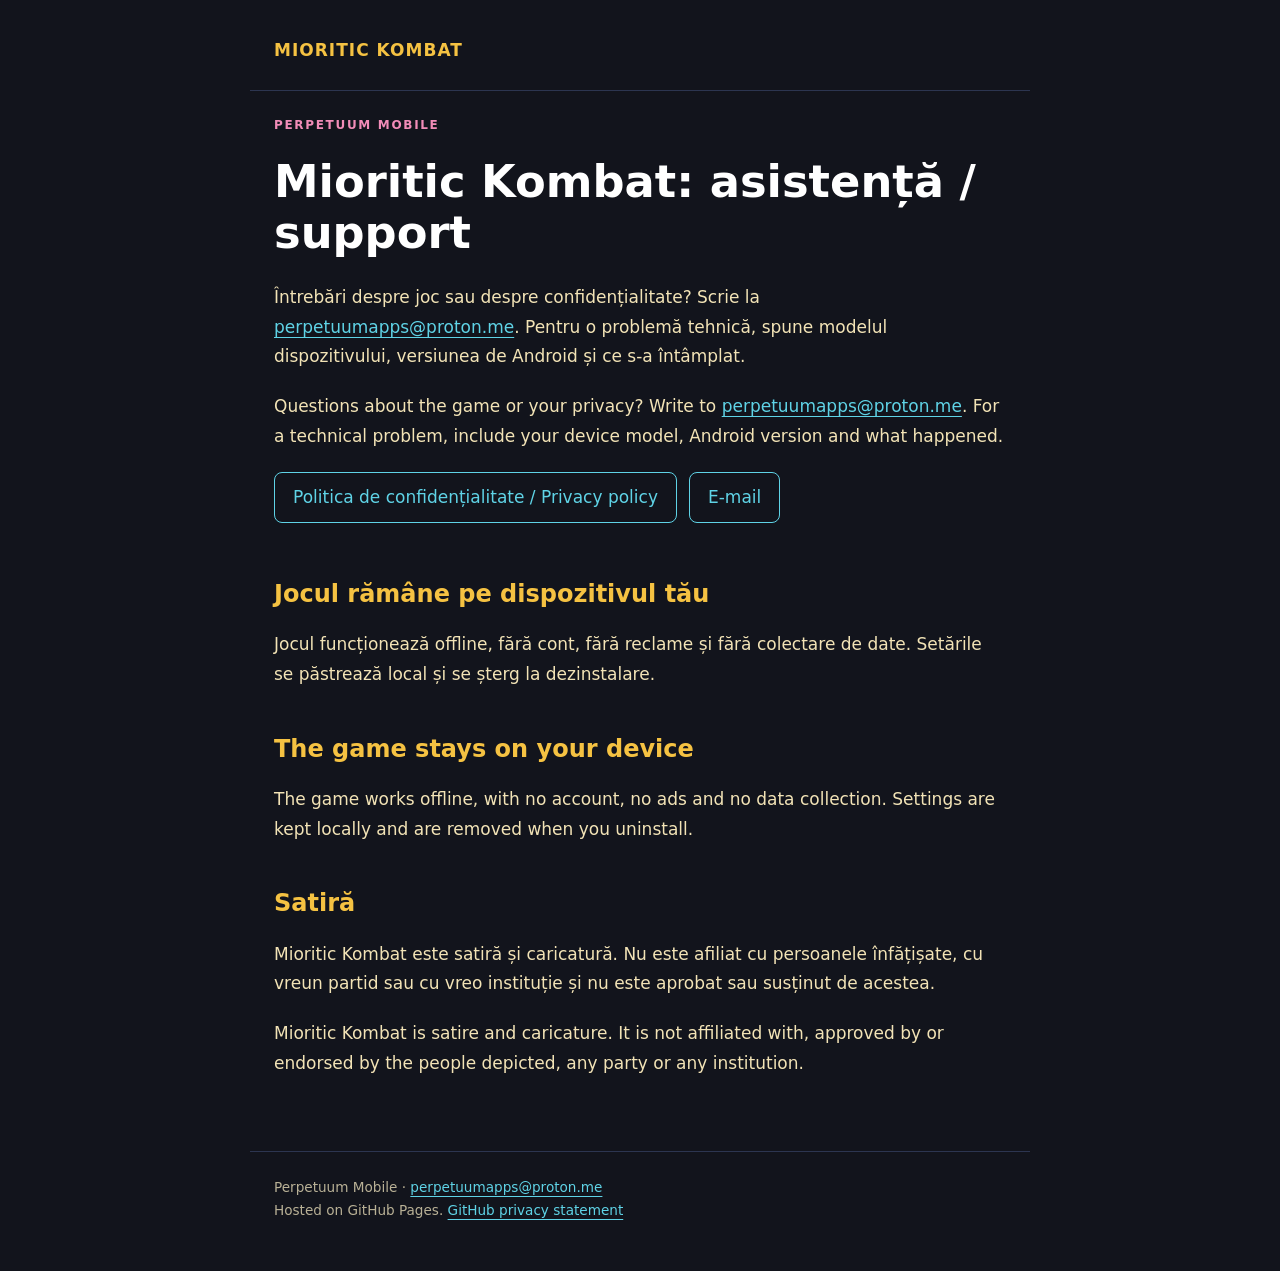
<file: index.html>
<!doctype html>
<html lang="ro"><head><meta charset="utf-8"><meta name="viewport" content="width=device-width,initial-scale=1"><meta name="color-scheme" content="dark"><meta name="description" content="Mioritic Kombat: contact and privacy information for the offline satirical fighting game."><title>Mioritic Kombat: asistență / support</title><link rel="stylesheet" href="./style.css"></head>
<body><header><a href="./">MIORITIC KOMBAT</a></header>
<main>
<p class="eyebrow">Perpetuum Mobile</p>
<h1>Mioritic Kombat: asistență / support</h1>
<p lang="ro">Întrebări despre joc sau despre confidențialitate? Scrie la <a href="mailto:perpetuumapps@proton.me">perpetuumapps@proton.me</a>. Pentru o problemă tehnică, spune modelul dispozitivului, versiunea de Android și ce s-a întâmplat.</p>
<p lang="en">Questions about the game or your privacy? Write to <a href="mailto:perpetuumapps@proton.me">perpetuumapps@proton.me</a>. For a technical problem, include your device model, Android version and what happened.</p>
<p><a class="button" href="privacy/">Politica de confidențialitate / Privacy policy</a><a class="button" href="mailto:perpetuumapps@proton.me">E-mail</a></p>
<h2 lang="ro">Jocul rămâne pe dispozitivul tău</h2>
<p lang="ro">Jocul funcționează offline, fără cont, fără reclame și fără colectare de date. Setările se păstrează local și se șterg la dezinstalare.</p>
<h2 lang="en">The game stays on your device</h2>
<p lang="en">The game works offline, with no account, no ads and no data collection. Settings are kept locally and are removed when you uninstall.</p>
<h2 lang="ro">Satiră</h2>
<p lang="ro">Mioritic Kombat este satiră și caricatură. Nu este afiliat cu persoanele înfățișate, cu vreun partid sau cu vreo instituție și nu este aprobat sau susținut de acestea.</p>
<p lang="en">Mioritic Kombat is satire and caricature. It is not affiliated with, approved by or endorsed by the people depicted, any party or any institution.</p>
</main>
<footer>Perpetuum Mobile &middot; <a href="mailto:perpetuumapps@proton.me">perpetuumapps@proton.me</a><br>Hosted on GitHub Pages. <a href="https://docs.github.com/en/site-policy/privacy-policies/github-general-privacy-statement">GitHub privacy statement</a></footer></body></html>
</file>
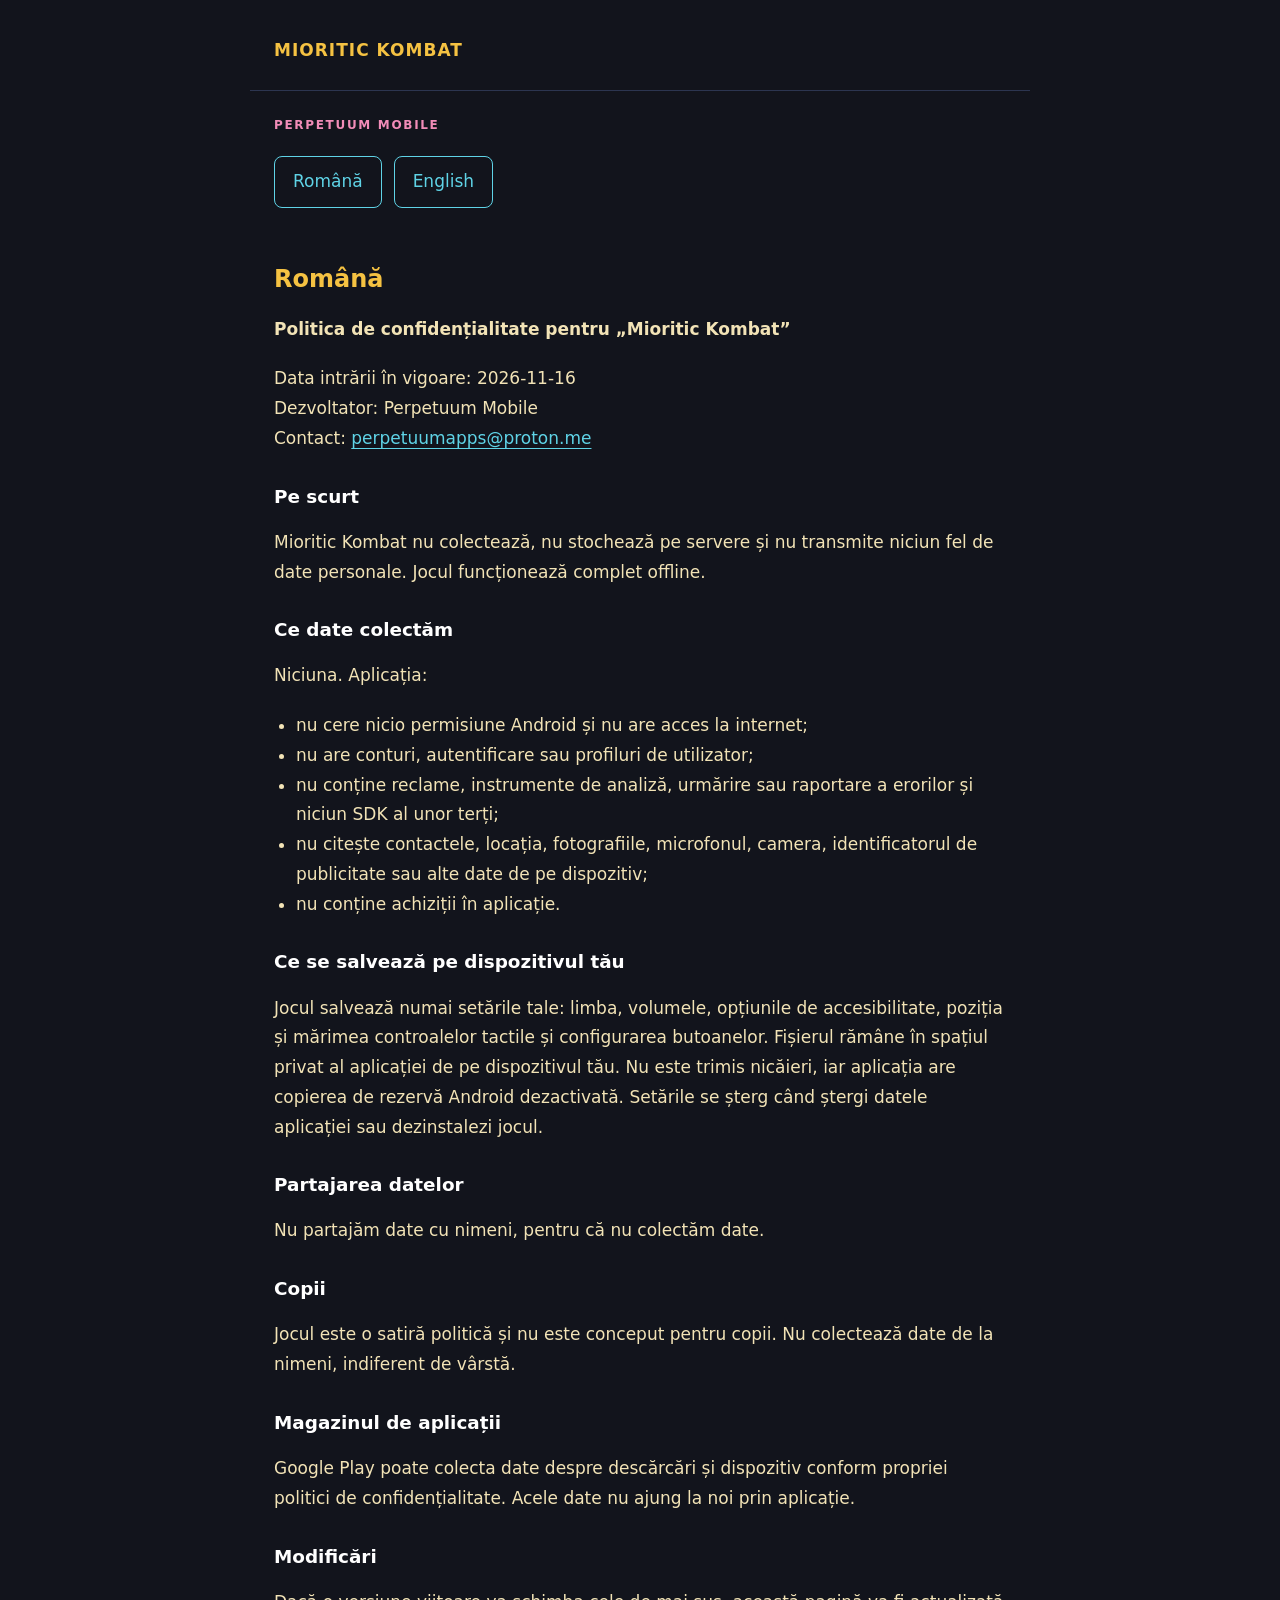
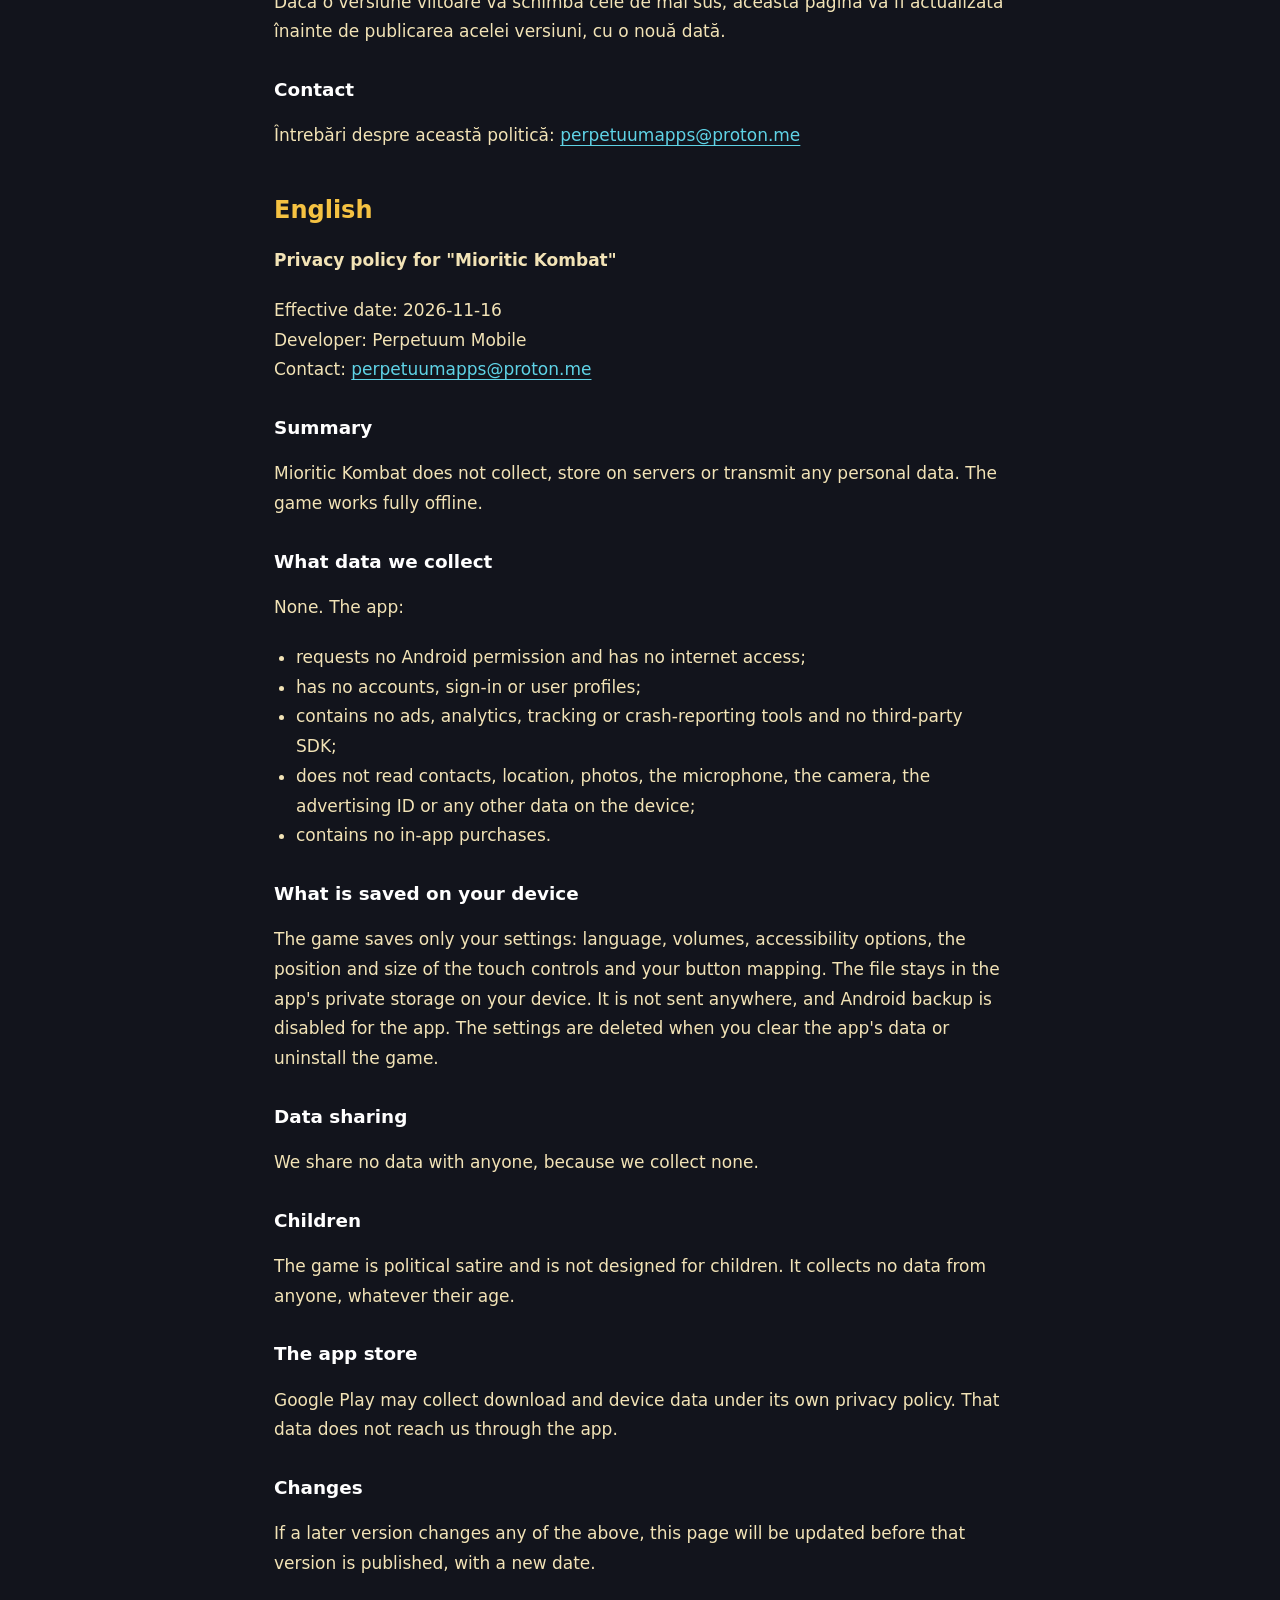
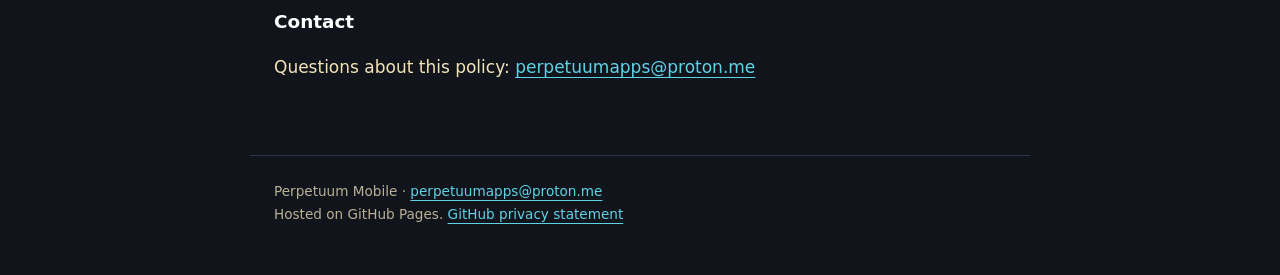
<file: privacy/index.html>
<!doctype html>
<html lang="ro"><head><meta charset="utf-8"><meta name="viewport" content="width=device-width,initial-scale=1"><meta name="color-scheme" content="dark"><meta name="description" content="Privacy policy of Mioritic Kombat: the game collects no data and works offline."><title>Mioritic Kombat: politica de confidențialitate / privacy policy</title><link rel="stylesheet" href="../style.css"></head>
<body><header><a href="../">MIORITIC KOMBAT</a></header>
<main>
<p class="eyebrow">Perpetuum Mobile</p>
<p><a class="button" href="#ro">Română</a><a class="button" href="#en">English</a></p>
<h2 id="ro" lang="ro">Română</h2>
<div lang="ro">
<p><strong>Politica de confidențialitate pentru „Mioritic Kombat”</strong></p>
<p>Data intrării în vigoare: 2026-11-16<br>Dezvoltator: Perpetuum Mobile<br>Contact: <a href="mailto:perpetuumapps@proton.me">perpetuumapps@proton.me</a></p>
<h3>Pe scurt</h3>
<p>Mioritic Kombat nu colectează, nu stochează pe servere și nu transmite niciun fel de date personale. Jocul funcționează complet offline.</p>
<h3>Ce date colectăm</h3>
<p>Niciuna. Aplicația:</p>
<ul><li>nu cere nicio permisiune Android și nu are acces la internet;</li><li>nu are conturi, autentificare sau profiluri de utilizator;</li><li>nu conține reclame, instrumente de analiză, urmărire sau raportare a erorilor și niciun SDK al unor terți;</li><li>nu citește contactele, locația, fotografiile, microfonul, camera, identificatorul de publicitate sau alte date de pe dispozitiv;</li><li>nu conține achiziții în aplicație.</li></ul>
<h3>Ce se salvează pe dispozitivul tău</h3>
<p>Jocul salvează numai setările tale: limba, volumele, opțiunile de accesibilitate, poziția și mărimea controalelor tactile și configurarea butoanelor. Fișierul rămâne în spațiul privat al aplicației de pe dispozitivul tău. Nu este trimis nicăieri, iar aplicația are copierea de rezervă Android dezactivată. Setările se șterg când ștergi datele aplicației sau dezinstalezi jocul.</p>
<h3>Partajarea datelor</h3>
<p>Nu partajăm date cu nimeni, pentru că nu colectăm date.</p>
<h3>Copii</h3>
<p>Jocul este o satiră politică și nu este conceput pentru copii. Nu colectează date de la nimeni, indiferent de vârstă.</p>
<h3>Magazinul de aplicații</h3>
<p>Google Play poate colecta date despre descărcări și dispozitiv conform propriei politici de confidențialitate. Acele date nu ajung la noi prin aplicație.</p>
<h3>Modificări</h3>
<p>Dacă o versiune viitoare va schimba cele de mai sus, această pagină va fi actualizată înainte de publicarea acelei versiuni, cu o nouă dată.</p>
<h3>Contact</h3>
<p>Întrebări despre această politică: <a href="mailto:perpetuumapps@proton.me">perpetuumapps@proton.me</a></p>
</div>
<h2 id="en" lang="en">English</h2>
<div lang="en">
<p><strong>Privacy policy for "Mioritic Kombat"</strong></p>
<p>Effective date: 2026-11-16<br>Developer: Perpetuum Mobile<br>Contact: <a href="mailto:perpetuumapps@proton.me">perpetuumapps@proton.me</a></p>
<h3>Summary</h3>
<p>Mioritic Kombat does not collect, store on servers or transmit any personal data. The game works fully offline.</p>
<h3>What data we collect</h3>
<p>None. The app:</p>
<ul><li>requests no Android permission and has no internet access;</li><li>has no accounts, sign-in or user profiles;</li><li>contains no ads, analytics, tracking or crash-reporting tools and no third-party SDK;</li><li>does not read contacts, location, photos, the microphone, the camera, the advertising ID or any other data on the device;</li><li>contains no in-app purchases.</li></ul>
<h3>What is saved on your device</h3>
<p>The game saves only your settings: language, volumes, accessibility options, the position and size of the touch controls and your button mapping. The file stays in the app's private storage on your device. It is not sent anywhere, and Android backup is disabled for the app. The settings are deleted when you clear the app's data or uninstall the game.</p>
<h3>Data sharing</h3>
<p>We share no data with anyone, because we collect none.</p>
<h3>Children</h3>
<p>The game is political satire and is not designed for children. It collects no data from anyone, whatever their age.</p>
<h3>The app store</h3>
<p>Google Play may collect download and device data under its own privacy policy. That data does not reach us through the app.</p>
<h3>Changes</h3>
<p>If a later version changes any of the above, this page will be updated before that version is published, with a new date.</p>
<h3>Contact</h3>
<p>Questions about this policy: <a href="mailto:perpetuumapps@proton.me">perpetuumapps@proton.me</a></p>
</div>
</main>
<footer>Perpetuum Mobile &middot; <a href="mailto:perpetuumapps@proton.me">perpetuumapps@proton.me</a><br>Hosted on GitHub Pages. <a href="https://docs.github.com/en/site-policy/privacy-policies/github-general-privacy-statement">GitHub privacy statement</a></footer></body></html>
</file>
<file: style.css>
*{box-sizing:border-box}html{color-scheme:dark}
body{margin:0;background:#12141c;color:#f2e3b6;font:17px/1.75 system-ui,-apple-system,BlinkMacSystemFont,"Segoe UI",sans-serif}
main,header,footer{max-width:780px;margin:auto;padding:24px}
header{padding-top:36px;border-bottom:1px solid #2c3550}
header a{font-weight:800;letter-spacing:.06em;text-decoration:none;color:#f5c242}
a{color:#5fd3e6;text-underline-offset:4px;overflow-wrap:anywhere}
a:hover{color:#b9f1f9}a:focus-visible{outline:3px solid #5fd3e6;outline-offset:5px}
h1{font-size:clamp(1.9rem,6vw,2.8rem);line-height:1.15;margin:20px 0 24px;color:#fff}
h2{font-size:1.5rem;line-height:1.3;margin-top:44px;color:#f5c242}
h3{font-size:1.15rem;line-height:1.4;margin-top:30px;color:#fff}
p{margin:0 0 20px}ul{margin:0 0 20px;padding-left:22px}
footer{font-size:.85rem;color:#b9b196;border-top:1px solid #2c3550;margin-top:28px;padding-bottom:48px}
.eyebrow{color:#f28cb8;text-transform:uppercase;letter-spacing:.14em;font-size:.75rem;font-weight:700}
.button{display:inline-block;border:1px solid #5fd3e6;padding:10px 18px;border-radius:8px;margin:0 12px 12px 0;text-decoration:none}
.meta{color:#b9b196}
</file>
